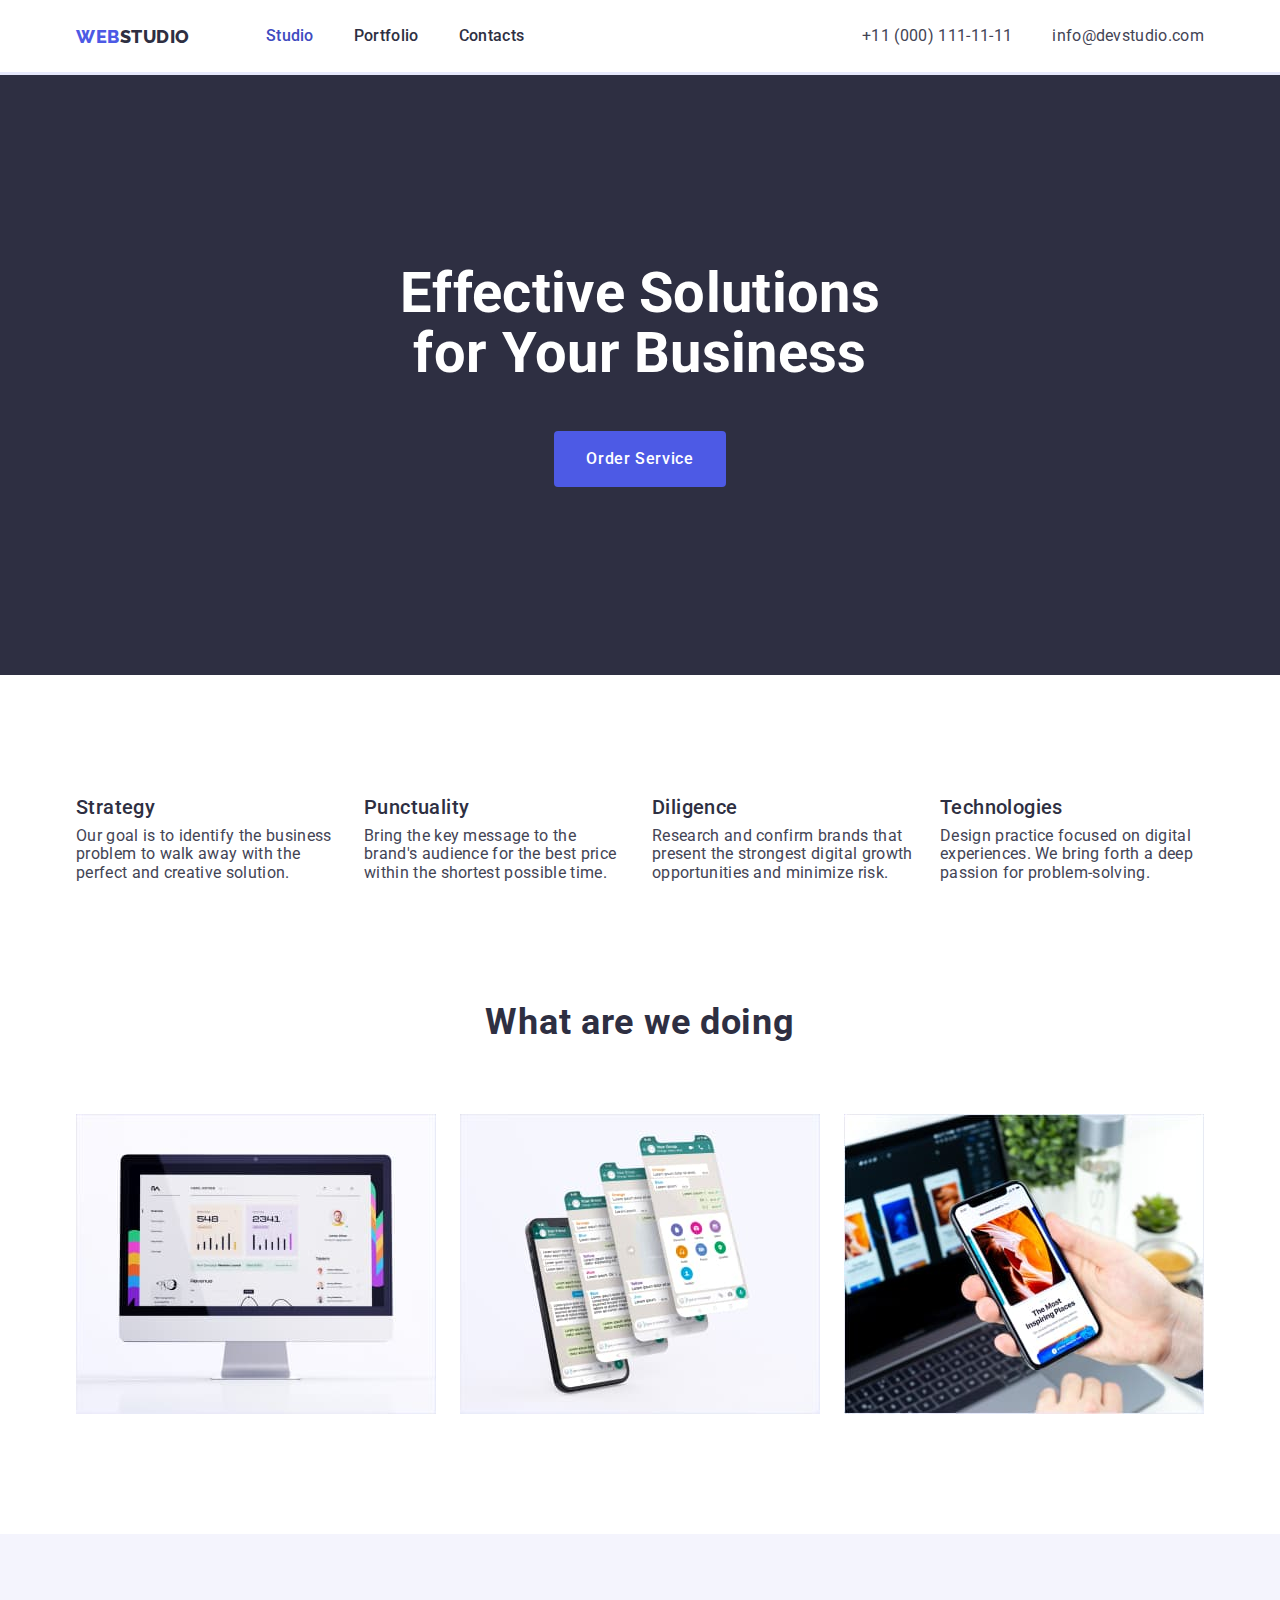
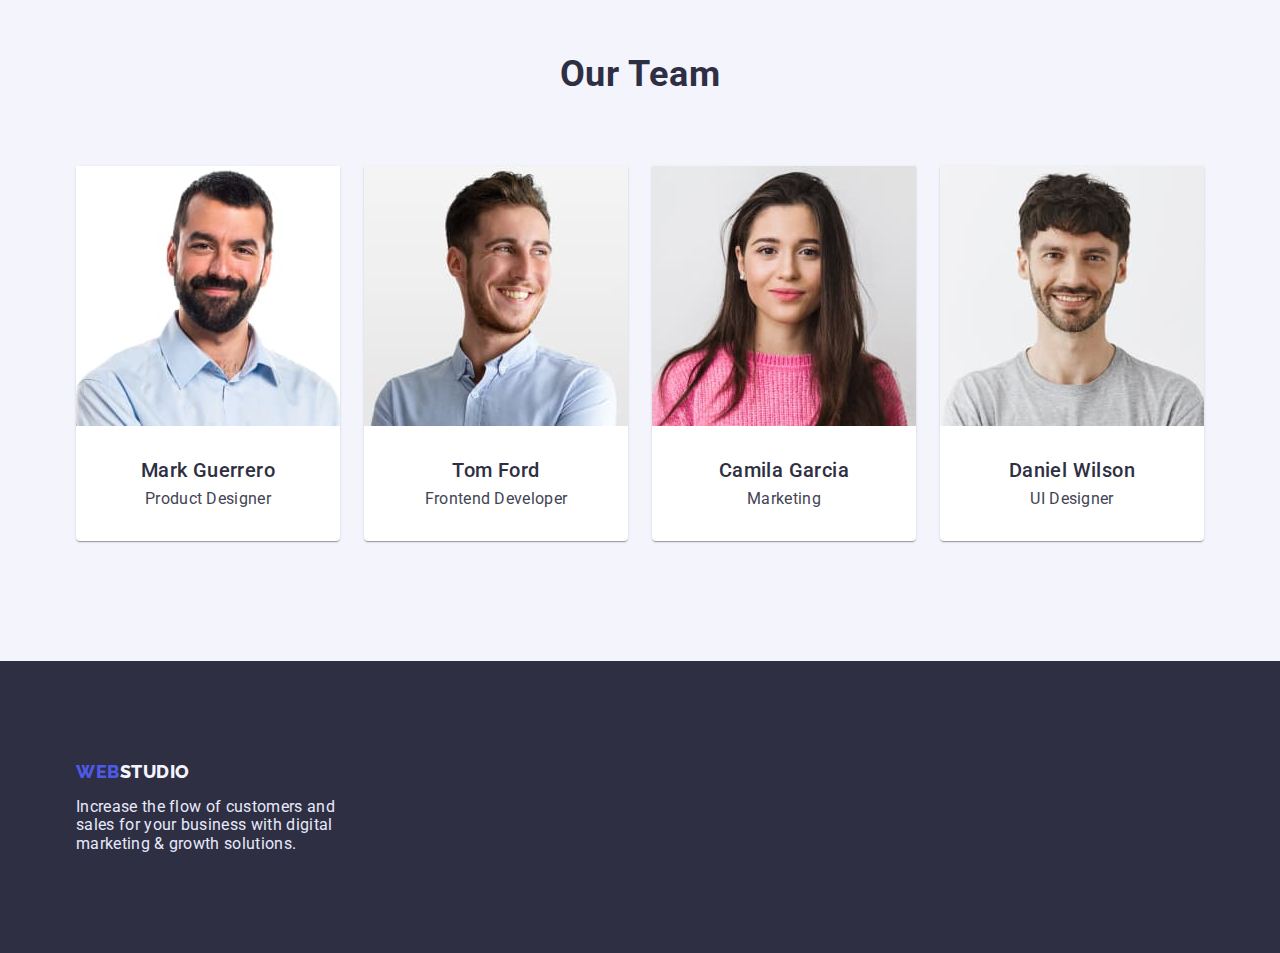
<file: index.html>
<!DOCTYPE html>
<html lang="en">
  <head>
    <meta charset="UTF-8" />
    <meta http-equiv="X-UA-Compatible" content="IE=edge" />
    <meta name="viewport" content="width=device-width, initial-scale=1.0" />
    <title>WEBSTUDIO</title>
    <!-- Fonts -->
    <link rel="preconnect" href="https://fonts.googleapis.com" />
    <link rel="preconnect" href="https://fonts.gstatic.com" crossorigin />
    <link
      href="https://fonts.googleapis.com/css2?family=Raleway:wght@800&family=Roboto:wght@400;500;700;900&display=swap"
      rel="stylesheet"
    />
    <!-- Styles -->
    <link
      rel="stylesheet"
      href="https://cdnjs.cloudflare.com/ajax/libs/modern-normalize/1.1.0/modern-normalize.min.css"
    />
    <link rel="stylesheet" href="./css/styles.css" />
  </head>
  <!-- Body -->
  <body>
    <!-- Header -->
    <header class="header">
      <div class="header-container container">
        <a class="logo" href="./index.html">WEB<span class="logo-dark">STUDIO</span></a>
        <nav class="navigation">
          <ul class="navigation-list">
            <li><a class="link current" href="./index.html">Studio</a></li>
            <li><a class="link" href="./portfolio.html">Portfolio</a></li>
            <li><a class="link" href="">Contacts</a></li>
          </ul>
        </nav>
        <ul class="contact-list">
          <li><a class="link contact-item" href="tel:+110001111111">+11 (000) 111-11-11</a></li>
          <li
            ><a class="link contact-item" href="mailto:info@devstudio.com"
              >info@devstudio.com</a
            ></li
          >
        </ul>
      </div>
    </header>
    <main>
      <!--hero image-->
      <section class="hero-section">
        <div class="hero-container container">
          <h1 class="hero-title">Effective Solutions for Your Business</h1>
          <button class="primary-btn" type="button">Order Service</button>
        </div>
      </section>
      <!-- Features -->
      <section class="section">
        <div class="container">
          <h2 class="section-title" hidden>features</h2>
          <ul class="section-list">
            <li class="item">
              <h3 class="undertitle">Strategy</h3>
              <p>
                Our goal is to identify the business problem to walk away with the perfect and
                creative solution.
              </p>
            </li>
            <li class="item">
              <h3 class="undertitle">Punctuality</h3>
              <p>
                Bring the key message to the brand's audience for the best price within the shortest
                possible time.
              </p>
            </li>
            <li class="item">
              <h3 class="undertitle">Diligence</h3>
              <p>
                Research and confirm brands that present the strongest digital growth opportunities
                and minimize risk.
              </p>
            </li>
            <li class="item">
              <h3 class="undertitle">Technologies</h3>
              <p>
                Design practice focused on digital experiences. We bring forth a deep passion for
                problem-solving.
              </p>
            </li>
          </ul>
        </div>
      </section>
      <!-- What are we doing -->
      <section class="section-work">
        <div class="container">
          <h2 class="section-title">What are we doing</h2>
          <ul class="work-list">
            <li>
              <img src="./images/hw-1-img-1.jpg" alt="stats at tablet" width="360" height="300" />
            </li>
            <li class="img-list">
              <img
                src="./images/hw-1-img-2.jpg"
                alt="functions of application"
                width="360"
                height="300"
              />
            </li>
            <li class="img-list">
              <img
                src="./images/hw-1-img-3.jpg"
                alt="using of laptop and phone"
                width="360"
                height="300"
              />
            </li>
          </ul>
        </div>
      </section>
      <!-- Our team -->
      <section class="section-team">
        <div class="container">
          <h2 class="section-title">Our Team</h2>
          <ul class="card-list">
            <li class="section-card">
              <img src="./images/hw-1-img-4.jpg" alt="male photo" width="264" height="260" />
              <div class="card-description">
                <h3 class="undertitle">Mark Guerrero</h3>
                <p>Product Designer</p>
              </div>
            </li>
            <li class="section-card">
              <img src="./images/hw-1-img-5.jpg" alt="male photo" width="264" height="260" />
              <div class="card-description">
                <h3 class="undertitle">Tom Ford</h3>
                <p>Frontend Developer</p>
              </div>
            </li>
            <li class="section-card">
              <img src="./images/hw-1-img-6.jpg" alt="female photo" width="264" height="260" />
              <div class="card-description">
                <h3 class="undertitle">Camila Garcia</h3>
                <p>Marketing</p>
              </div>
            </li>
            <li class="section-card">
              <img src="./images/hw-1-img-7.jpg" alt="male photo" width="264" height="260" />
              <div class="card-description">
                <h3 class="undertitle">Daniel Wilson</h3>
                <p>UI Designer</p>
              </div>
            </li>
          </ul>
        </div>
      </section>
    </main>
    <!-- Footer -->
    <footer class="footer">
      <div class="container">
        <a class="logo logo-footer" href="./index.html"
          >WEB<span class="logo-light logo-footer">STUDIO</span></a
        >
        <p class="footer-text">
          Increase the flow of customers and sales for your business with digital marketing & growth
          solutions.
        </p>
      </div>
    </footer>
  </body>
</html>
</file>
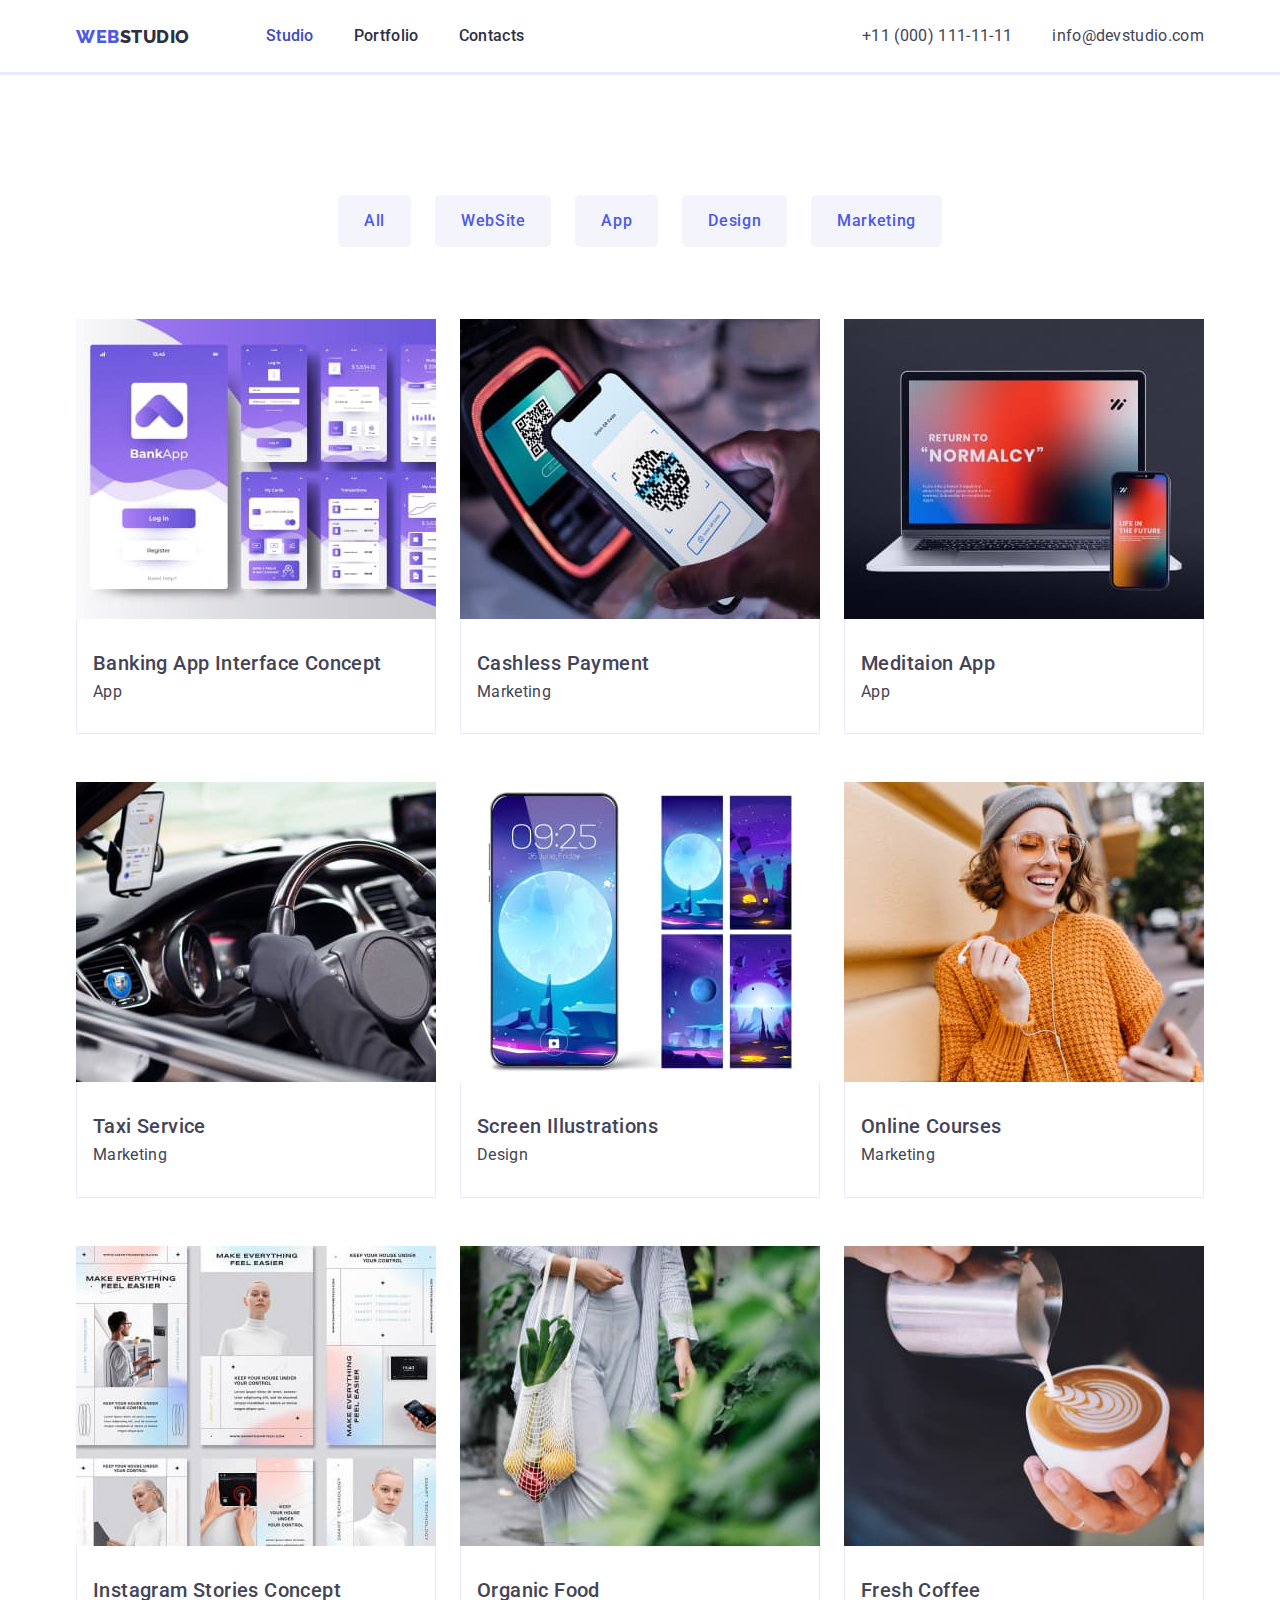
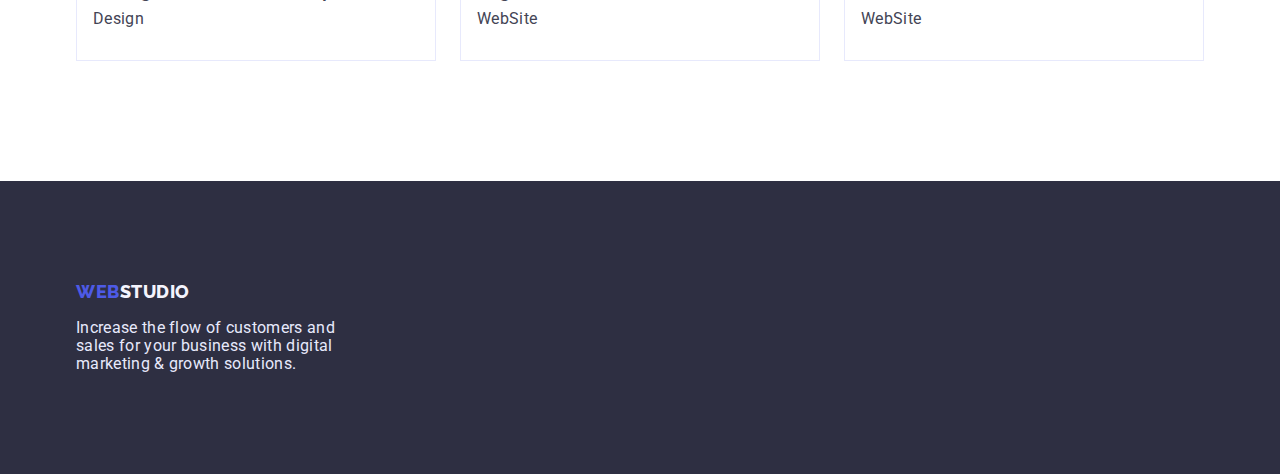
<file: portfolio.html>
<!DOCTYPE html>
<html lang="en">
  <head>
    <meta charset="UTF-8" />
    <meta http-equiv="X-UA-Compatible" content="IE=edge" />
    <meta name="viewport" content="width=device-width, initial-scale=1.0" />
    <title>Portfolio</title>
    <!-- Fonts -->
    <link rel="preconnect" href="https://fonts.googleapis.com" />
    <link rel="preconnect" href="https://fonts.gstatic.com" crossorigin />
    <link
      href="https://fonts.googleapis.com/css2?family=Raleway:wght@800&family=Roboto:wght@400;500;700;900&display=swap"
      rel="stylesheet"
    />
    <!-- styles -->
    <link
      rel="stylesheet"
      href="https://cdnjs.cloudflare.com/ajax/libs/modern-normalize/1.1.0/modern-normalize.min.css"
    />
    <link rel="stylesheet" href="./css/styles.css" />
  </head>
  <!-- Body -->
  <body>
    <!-- Header -->
    <header class="header">
      <div class="header-container container">
        <a class="logo" href="./index.html">WEB<span class="logo-dark">STUDIO</span></a>
        <nav class="navigation">
          <ul class="navigation-list">
            <li><a class="link current" href="./index.html">Studio</a></li>
            <li><a class="link" href="./portfolio.html">Portfolio</a></li>
            <li><a class="link" href="">Contacts</a></li>
          </ul>
        </nav>
        <ul class="contact-list">
          <li><a class="link contact-item" href="tel:+110001111111">+11 (000) 111-11-11</a></li>
          <li
            ><a class="link contact-item" href="mailto:info@devstudio.com"
              >info@devstudio.com</a
            ></li
          >
        </ul>
      </div>
    </header>
    <main>
      <!-- Filter -->
      <section class="section-buttons">
        <div class="container">
          <h1 class="visually-hidden">Filter</h1>
          <ul class="section-filter filter">
            <li><button class="secondary-btn" type="button">All</button></li>
            <li><button class="secondary-btn" type="button">WebSite</button></li>
            <li><button class="secondary-btn" type="button">App</button></li>
            <li><button class="secondary-btn" type="button">Design</button></li>
            <li><button class="secondary-btn" type="button">Marketing</button></li>
          </ul>
          <ul class="filter-list">
            <li class="filter-item">
              <img
                class="filter-img"
                src="./images/hw-2-img-1.jpg"
                alt="banking"
                width="360"
                height="300"
              />
              <div class="img-text">
                <h2 class="section-title-portfolio">Banking App Interface Concept</h2>
                <p>App</p>
              </div>
            </li>
            <li class="filter-item">
              <img
                class="filter-img"
                src="./images/hw-2-img-2.jpg"
                alt="payment"
                width="360"
                height="300"
              />
              <div class="img-text">
                <h2 class="section-title-portfolio">Cashless Payment</h2>
                <p>Marketing</p>
              </div>
            </li>
            <li class="filter-item">
              <img
                class="filter-img"
                src="./images/hw-2-img-3.jpg"
                alt="meditation app"
                width="360"
                height="300"
              />
              <div class="img-text">
                <h2 class="section-title-portfolio">Meditaion App</h2>
                <p>App</p>
              </div>
            </li>
            <li class="filter-item">
              <img
                class="filter-img"
                src="./images/hw-2-img-4.jpg"
                alt="taxi"
                width="360"
                height="300"
              />
              <div class="img-text">
                <h2 class="section-title-portfolio">Taxi Service</h2>
                <p>Marketing</p>
              </div>
            </li>
            <li class="filter-item">
              <img
                class="filter-img"
                src="./images/hw-2-img-5.jpg"
                alt="Illustrations"
                width="360"
                height="300"
              />
              <div class="img-text">
                <h2 class="section-title-portfolio">Screen Illustrations</h2>
                <p>Design</p>
              </div>
            </li>
            <li class="filter-item">
              <img
                class="filter-img"
                src="./images/hw-2-img-6.jpg"
                alt="Courses"
                width="360"
                height="300"
              />
              <div class="img-text">
                <h2 class="section-title-portfolio">Online Courses</h2>
                <p>Marketing</p>
              </div>
            </li>
            <li class="filter-item">
              <img
                class="filter-img"
                src="./images/hw-2-img-7.jpg"
                alt="Instagram"
                width="360"
                height="300"
              />
              <div class="img-text">
                <h2 class="section-title-portfolio">Instagram Stories Concept</h2>
                <p>Design</p>
              </div>
            </li>
            <li class="filter-item">
              <img
                class="filter-img"
                src="./images/hw-2-img-8.jpg"
                alt="Organic food"
                width="360"
                height="300"
              />
              <div class="img-text">
                <h2 class="section-title-portfolio">Organic Food</h2>
                <p>WebSite</p>
              </div>
            </li>
            <li class="filter-item">
              <img
                class="filter-img"
                src="./images/hw-2-img-9.jpg"
                alt="Cofee"
                width="360"
                height="300"
              />
              <div class="img-text">
                <h2 class="section-title-portfolio">Fresh Coffee</h2>
                <p>WebSite</p>
              </div>
            </li>
          </ul>
        </div>
      </section>
    </main>
    <!-- Footer -->
    <footer class="footer">
      <div class="container">
        <a class="logo" href="./index.html">WEB<span class="logo-light">STUDIO</span></a>
        <p class="footer-text">
          Increase the flow of customers and sales for your business with digital marketing & growth
          solutions.
        </p>
      </div>
    </footer>
  </body>
</html>
</file>
<file: css/styles.css>
/* Colors */
:root {
  --primary-brand: #4d5ae5;
  --pressed-state: #404bbf;
  --dark: #2e2f42;
  --succsess: #31d0aa;
  --text: #434455;
  --subtle-text: #8e8f99;
  --accent: #e7e9fc;
  --light: #f4f4fd;
  --modal-everlay: rgba(46, 47, 66, 0.4);
  --hero-background: rgba(46, 47, 66, 0.7);
  --background-white: #ffffff;

  /* Others */

  --indent: 24px;
  --cards: 3;
  --cardshadow: 0px 2px 1px -1px rgba(0, 0, 0, 0.2), 0px 1px 1px 0px rgba(0, 0, 0, 0.14),
    0px 1px 3px 0px rgba(0, 0, 0, 0.12);
}

/* Body */
body {
  font-family: 'Roboto', 'sans-serif';
  color: var(--text);
  background-color: var(--background-white);
  letter-spacing: 0.02em;
}

/* Reset Start */
h1,
h2,
h3,
h4,
h5,
h6,
p {
  margin: 0;
}

ul {
  margin: 0;
  padding: 0;
  list-style: none;
}

img {
  display: block;
  max-width: 100%;
  height: auto;
}

.visually-hidden {
  position: absolute;
  margin: -1px;
  border: 0;
  padding: 0;
  white-space: nowrap;
  height: 1px;
  clip-path: inset(100%);
  clip: rect(0 0 0 0);
  width: 1px;
  overflow: hidden;
}
/* reset end */

/* container */
.container {
  max-width: 1158px;
  padding-left: 15px;
  padding-right: 15px;
  margin: 0 auto;
}

/* Current color */
.navigation-list .link.current {
  color: var(--pressed-state);
}

/* logo */
.logo {
  color: var(--primary-brand);
  font-family: 'Raleway';
  font-size: 18px;
  font-weight: 800;
  line-height: calc(21 / 18);
  letter-spacing: 0.03em;
  text-decoration: none;
  margin-right: 76px;
}
.logo-dark {
  color: var(--dark);
  font-family: 'Raleway';
  font-size: 18px;
  font-weight: 800;
  line-height: calc(21 / 18);
  letter-spacing: 0.03em;
  text-decoration: none;
}

.logo-light {
  color: var(--light);
  font-family: 'Raleway';
  font-size: 18px;
  font-weight: 800;
  line-height: calc(21 / 18);
  letter-spacing: 0.03em;
  text-decoration: none;
}
/* Navigation */
.link {
  display: block;
  padding-top: 24px;
  padding-bottom: 24px;
  color: var(--dark);
  font-weight: 500;
  line-height: calc(24 / 16);
  text-decoration: none;
  letter-spacing: 0.02em;
}

.link:hover,
.link:focus {
  color: var(--primary-brand);
}
.navigation-list {
  list-style: none;
}
/* Contacs */
.contact-item {
  color: var(--text);
  font-weight: 400;
  line-height: calc(24 / 16);
  letter-spacing: 0.02em;
}

.contact-list {
  list-style: none;
}
/* Hero section */
.hero-section {
  background-color: var(--dark);
}
.hero-container {
  padding-top: 188px;
  padding-bottom: 188px;
  margin: auto;
}

.hero-title {
  width: 494px;
  color: var(--background-white);
  font-size: 56px;
  line-height: calc(60 / 56);
  margin-left: auto;
  margin-right: auto;
  text-align: center;
  margin-bottom: 48px;
}
/* Button */

.primary-btn {
  font-family: inherit;
  color: var(--background-white);
  background-color: var(--primary-brand);
  font-size: 16px;
  font-weight: 500;
  line-height: calc(24 / 16);
  letter-spacing: 0.04em;
  cursor: pointer;
  padding: 16px 32px;
}

.primary-btn {
  display: block;
  align-items: center;
  margin-left: auto;
  margin-right: auto;
  border-radius: 4px;
  border: transparent;
  /* outline: 2px solid red;
  outline-offset: -2px; */
}

.primary-btn:hover,
.primary-btn:focus {
  background-color: var(--pressed-state);
}
/* Features */

.undertitle {
  color: var(--dark);
  font-size: 20px;
  font-weight: 500;
  line-height: calc(24 / 20);
  letter-spacing: 0.02em;
}
/* What are we doing */
.section-title {
  color: var(--dark);
  font-size: 36px;
  line-height: calc(40 / 36);
  letter-spacing: 0.02em;
  margin-bottom: 72px;
  text-align: center;
}

/* Our team */

.section-team {
  background-color: var(--light);
}

.section-card {
  background-color: var(--background-white);
  box-shadow: var(--cardshadow);
  border-radius: 0px 0px 4px 4px;
  border-top: none;
}
/* Footer */

.footer {
  color: var(--accent);
  background-color: var(--dark);
}

/* Portfolio */

/* Filter */

.secondary-btn {
  font-family: inherit;
  color: var(--primary-brand);
  background-color: var(--light);
  font-size: 16px;
  font-weight: 500;
  line-height: calc(24 / 16);
  letter-spacing: 0.04em;
  cursor: pointer;
  padding: 12px 24px;
}

.secondary-btn:hover,
.secondary-btn:focus {
  background-color: var(--pressed-state);
  color: var(--background-white);
}
.secondary-btn {
  border: 2px solid transparent;
  border-radius: 5px;
}

.section-filter {
  list-style: none;
}

.section-title-portfolio {
  font-weight: 500;
  font-size: 20px;
  line-height: calc(24 / 20);
  letter-spacing: 0.02em;
  margin-bottom: 8px;
}

/* FLEX */
.header-container {
  display: flex;
  align-items: center;
}

.header {
  /* padding-top: 24px;
  padding-bottom: 24px; */
  border-bottom: 3px solid var(--accent);
}

.navigation-list {
  display: flex;
  gap: 40px;
}

.contact-list {
  display: flex;
  gap: 40px;
  margin-left: auto;
}

.section {
  padding-top: 120px;
  padding-bottom: 120px;
}

.undertitle {
  margin-bottom: 8px;
}

.section-list {
  display: flex;
  gap: 24px;
}

.section-list > .item {
  flex-basis: calc(100% / 4);
}

.work-list {
  display: flex;
  align-items: center;
  gap: 24px;
}

.card-list {
  display: flex;
  align-items: center;
  gap: 24px;
  /* outline: 2px solid red;
  outline-offset: -2px; */
}

.section-work {
  padding-bottom: 120px;
  /* outline: 2px solid red;
  outline-offset: -2px; */
}

.section-team {
  padding-top: 120px;
  padding-bottom: 120px;
  /* outline: 2px solid red;
  outline-offset: -2px; */
}

.card-description {
  padding: 32px 16px;
  text-align: center;
  /* box-shadow: var(--cardshadow);
  border-radius: 0px 0px 4px 4px; */
}

.footer {
  padding-top: 100px;
  padding-bottom: 100px;
}

.footer-text {
  max-width: 264px;
  margin-top: 16px;
}

/* Portfolio */

.section-filter {
  display: flex;
  justify-content: center;
  gap: 24px;
  /* outline: 2px solid red;
  outline-offset: -2px; */
}

.img-text {
  padding-top: 32px;
  padding-bottom: 32px;
  padding-left: 16px;
  padding-right: auto;
  border: 1px solid var(--accent);
  border-top: none;
}

.section-buttons {
  padding-bottom: 120px;
  padding-top: 120px;
}

.filter-list {
  display: flex;
  flex-wrap: wrap;
  padding: 0;
  margin: 0;
  margin-left: -24px;
  margin-top: 24px;
  /* outline: 2px solid red;
  outline-offset: -2px; */
}
.filter-list > .filter-item {
  flex-basis: calc(100% / 3 - 24px);
  margin-left: 24px;
  margin-top: 48px;
  /* box-shadow: var(--cardshadow); */
  /* border: 1px solid var(--accent);
  border-top: none; */
}
</file>
